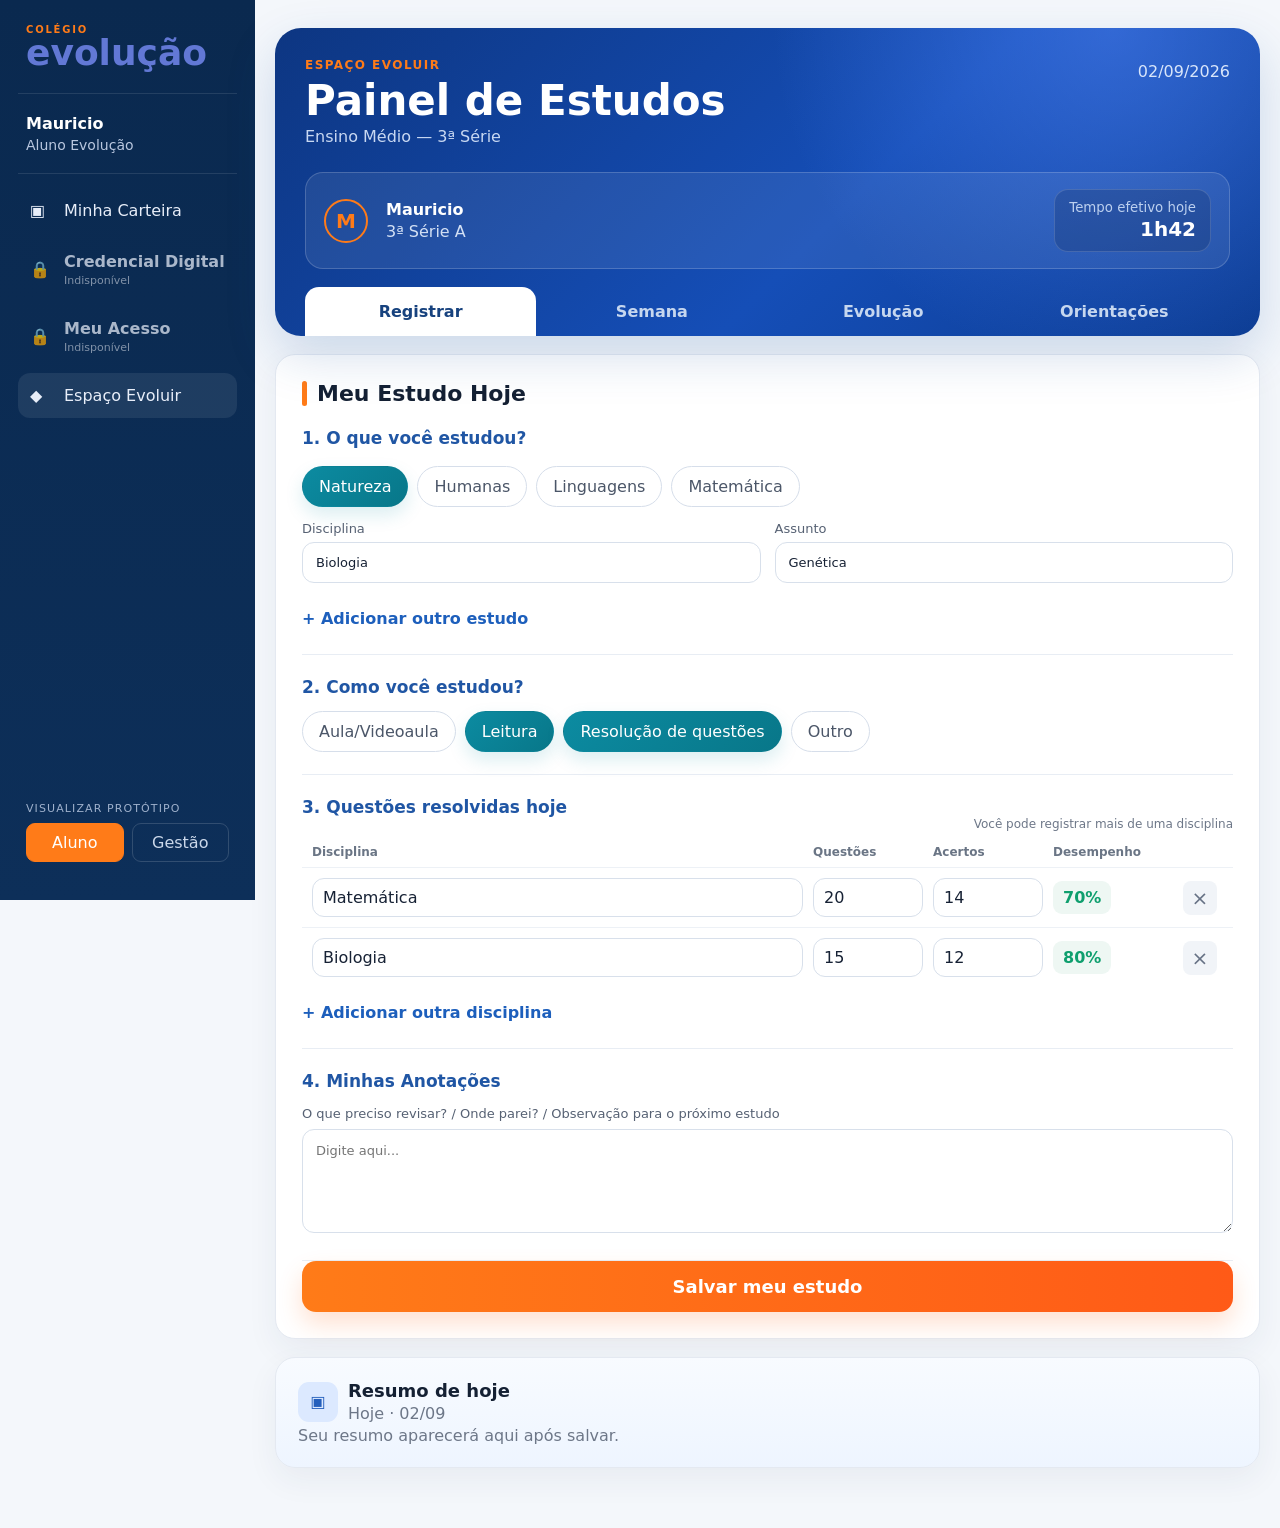
<file: estudos/index.html>
<!doctype html>
<html lang="pt-BR">
<head>
  <meta charset="utf-8" />
  <meta name="viewport" content="width=device-width, initial-scale=1" />
  <meta name="theme-color" content="#0b2c57" />
  <title>Evolução | Painel de Estudos</title>
  <link rel="stylesheet" href="./styles.css" />
</head>
<body>
  <div class="app-shell">
    <aside class="sidebar no-print">
      <div class="brand">
        <div class="brand-small">COLÉGIO</div>
        <div class="brand-name">evolução</div>
      </div>

      <div class="user-block">
        <strong>Mauricio</strong>
        <span>Aluno Evolução</span>
      </div>

      <nav class="side-nav" aria-label="Navegação principal">
        <button class="side-item" type="button"><span>▣</span><span>Minha Carteira</span></button>
        <button class="side-item disabled" type="button" disabled title="Indisponível">
          <span class="lock-accent">🔒</span><span><b>Credencial Digital</b><small>Indisponível</small></span>
        </button>
        <button class="side-item disabled" type="button" disabled title="Indisponível">
          <span class="lock-accent">🔒</span><span><b>Meu Acesso</b><small>Indisponível</small></span>
        </button>
        <button class="side-item active" type="button"><span>◆</span><span>Espaço Evoluir</span></button>
      </nav>

      <div class="view-switch">
        <span>Visualizar protótipo</span>
        <button id="studentViewBtn" class="selected" type="button">Aluno</button>
        <button id="managementViewBtn" type="button">Gestão</button>
      </div>
    </aside>

    <main class="main-content">
      <div id="app"></div>
    </main>
  </div>

  <script src="./app.js"></script>
</body>
</html>
</file>
<file: estudos/styles.css>
:root {
  font-family: Inter, ui-sans-serif, system-ui, -apple-system, BlinkMacSystemFont, "Segoe UI", sans-serif;
  color: #142033;
  background: #f4f7fb;
  font-synthesis: none;
  text-rendering: optimizeLegibility;
  --navy: #0b2c57;
  --blue: #144f9d;
  --blue-2: #2363cf;
  --teal: #0d8aa0;
  --orange: #ff7b18;
  --orange-2: #ff5a17;
  --line: #dce4ef;
  --muted: #6d7788;
  --soft: #eef4fb;
  --green: #0f9f6e;
  --danger: #c74444;
}

* { box-sizing: border-box; }
body { margin: 0; min-width: 320px; min-height: 100vh; background: #f4f7fb; }
button, input, select, textarea { font: inherit; }
button { cursor: pointer; }
button:disabled { cursor: not-allowed; }

.app-shell { min-height: 100vh; display: grid; grid-template-columns: 255px 1fr; }
.sidebar { position: sticky; top: 0; height: 100vh; padding: 24px 18px; background: linear-gradient(180deg, #0a294f 0%, #0d2f59 100%); color: #fff; display: flex; flex-direction: column; }
.brand { padding: 0 8px 22px; border-bottom: 1px solid rgba(255,255,255,.1); }
.brand-small { color: var(--orange); font-size: 10px; font-weight: 800; letter-spacing: .18em; }
.brand-name { font-size: 36px; line-height: 1; font-weight: 800; color: #6278d5; }
.user-block { padding: 20px 8px; border-bottom: 1px solid rgba(255,255,255,.1); display: grid; gap: 4px; }
.user-block span { color: #b9c7df; font-size: 14px; }
.side-nav { padding-top: 14px; display: grid; gap: 6px; }
.side-item { width: 100%; border: 0; border-radius: 12px; padding: 13px 12px; background: transparent; color: #e8eef9; display: grid; grid-template-columns: 26px 1fr; align-items: center; text-align: left; gap: 8px; }
.side-item:hover:not(:disabled), .side-item.active { background: rgba(255,255,255,.08); }
.side-item.disabled { opacity: .72; }
.side-item small { display: block; margin-top: 3px; color: #aeb9c9; font-size: 11px; }
.lock-accent { filter: saturate(1.4); color: var(--orange); }
.view-switch { margin-top: auto; padding: 14px 8px; display: grid; grid-template-columns: 1fr 1fr; gap: 8px; }
.view-switch span { grid-column: 1 / -1; color: #9fb1cc; font-size: 11px; text-transform: uppercase; letter-spacing: .1em; }
.view-switch button { border: 1px solid rgba(255,255,255,.15); background: transparent; color: #cbd8ea; border-radius: 9px; padding: 9px; }
.view-switch button.selected { background: var(--orange); border-color: var(--orange); color: #fff; }

.main-content { min-width: 0; }
.page-wrap { width: min(1180px, calc(100% - 40px)); margin: 28px auto 60px; }
.eyebrow { color: var(--orange); font-weight: 800; font-size: 12px; letter-spacing: .12em; }
.card { background: #fff; border: 1px solid #e4e9f1; border-radius: 20px; box-shadow: 0 12px 32px rgba(30, 52, 86, .06); }

.hero-card { position: relative; overflow: hidden; border-radius: 26px; padding: 30px 30px 0; color: #fff; background: radial-gradient(circle at 85% 0%, rgba(87,139,255,.46), transparent 38%), linear-gradient(135deg, #0d3682 0%, #154eb7 58%, #0d3d94 100%); box-shadow: 0 20px 50px rgba(20,79,157,.18); }
.hero-card h1 { margin: 4px 0 2px; font-size: clamp(28px, 4vw, 42px); }
.hero-card p { margin: 0; color: #c8d8f2; }
.hero-date { position: absolute; top: 34px; right: 30px; color: #d8e5fa; }
.student-strip { margin-top: 26px; border: 1px solid rgba(255,255,255,.18); background: rgba(255,255,255,.08); border-radius: 18px; padding: 16px 18px; display: grid; grid-template-columns: 48px 1fr auto; align-items: center; gap: 14px; }
.avatar { width: 44px; height: 44px; border: 2px solid var(--orange); color: var(--orange); border-radius: 50%; display: grid; place-items: center; font-weight: 800; font-size: 20px; }
.student-strip strong, .student-strip span { display: block; }
.student-strip span { color: #d3e0f4; margin-top: 3px; }
.session-pill { min-width: 150px; border: 1px solid rgba(255,255,255,.15); background: rgba(5,25,65,.2); border-radius: 14px; padding: 10px 14px; text-align: right; }
.session-pill small { display: block; color: #bcd0ef; margin-bottom: 2px; }
.session-pill b { font-size: 20px; }
.top-tabs { display: grid; grid-template-columns: repeat(4, 1fr); margin-top: 18px; }
.top-tabs button { border: 0; background: transparent; color: #c6d7ef; padding: 15px; font-weight: 700; border-radius: 14px 14px 0 0; }
.top-tabs button.active { background: #fff; color: #17427e; }

.form-card { margin-top: 18px; padding: 26px; }
.section-heading { display: flex; align-items: center; gap: 10px; }
.section-heading h2 { margin: 0; font-size: 22px; }
.accent-line { width: 5px; height: 25px; border-radius: 99px; background: var(--orange); }
.form-section { padding: 22px 0; border-bottom: 1px solid #e8edf4; }
.form-section:last-of-type { border-bottom: 0; }
.form-section h3 { margin: 0 0 14px; color: #2056a4; font-size: 17px; }
.study-block { padding: 4px 0 10px; }
.study-block + .study-block { border-top: 1px dashed #dbe3ee; padding-top: 16px; margin-top: 8px; }
.mini-label { font-size: 12px; color: var(--muted); font-weight: 700; text-transform: uppercase; margin-bottom: 10px; }
.area-pills, .method-pills { display: flex; flex-wrap: wrap; gap: 9px; }
.pill { border: 1px solid #d6deea; color: #4b5668; background: #fff; border-radius: 999px; padding: 10px 16px; transition: .16s ease; }
.pill:hover { border-color: #8fb1e9; }
.pill.selected { background: linear-gradient(135deg, #0c8ba1, #087789); border-color: transparent; color: #fff; box-shadow: 0 8px 18px rgba(13,138,160,.15); }
.two-col { display: grid; grid-template-columns: 1fr 1fr; gap: 14px; margin-top: 14px; }
label { color: #566173; font-size: 13px; }
input, select, textarea { width: 100%; border: 1px solid #d8e0eb; border-radius: 12px; background: #fff; padding: 12px 13px; color: #172235; outline: none; transition: .15s ease; }
label input, label select, label textarea { margin-top: 6px; }
input:focus, select:focus, textarea:focus { border-color: #7ba5e7; box-shadow: 0 0 0 3px rgba(35,99,207,.08); }
textarea { resize: vertical; min-height: 104px; }
.full-input { margin-top: 12px; }
.link-action { margin-top: 12px; border: 0; background: transparent; color: #1d5fbc; font-weight: 700; padding: 4px 0; }
.link-action:disabled { color: #9da8b7; }
.text-danger { border: 0; background: transparent; color: var(--danger); padding: 4px 0; font-size: 12px; }
.section-row { display: flex; justify-content: space-between; gap: 12px; align-items: end; }
.section-row span { color: var(--muted); font-size: 12px; }
.question-table { display: grid; grid-template-columns: minmax(170px, 1.5fr) 110px 110px 120px 40px; gap: 10px; align-items: center; }
.desktop-question-head { margin-top: 6px; padding: 8px 10px; color: #6a7585; font-size: 12px; font-weight: 700; }
.question-row { padding: 10px; border-top: 1px solid #edf1f6; }
.question-row input { padding: 9px 10px; }
.score-badge { justify-self: start; min-width: 56px; padding: 7px 10px; border-radius: 9px; background: #eef7f3; color: var(--green); text-align: center; }
.icon-btn { width: 34px; height: 34px; border: 0; border-radius: 8px; background: #f1f4f8; color: #677285; font-size: 20px; }
.notes-label { display: block; line-height: 1.4; }
.primary-btn { width: 100%; border: 0; border-radius: 14px; padding: 15px 18px; background: linear-gradient(90deg, var(--orange), var(--orange-2)); color: #fff; font-weight: 800; font-size: 18px; box-shadow: 0 12px 24px rgba(255,107,23,.2); }
.success-toast { margin: 12px auto 0; width: max-content; max-width: 100%; background: #e8f8f1; color: #10845e; border: 1px solid #bfead8; border-radius: 999px; padding: 8px 14px; font-weight: 700; }
.summary-card { margin-top: 18px; padding: 22px; background: linear-gradient(180deg, #f8fbff 0%, #eef5ff 100%); }
.summary-icon { width: 40px; height: 40px; border-radius: 11px; display: grid; place-items: center; background: #dce9ff; color: #245fbc; }
.summary-card h2 { font-size: 18px; }
.summary-card p { margin: 3px 0 0; color: var(--muted); }
.summary-list { margin-top: 16px; display: grid; gap: 8px; color: #39465a; }
.muted { color: var(--muted); }

.management-header { display: flex; align-items: end; justify-content: space-between; gap: 22px; margin-bottom: 18px; }
.management-header h1 { margin: 4px 0 5px; font-size: 36px; color: #102440; }
.management-header p { margin: 0; color: var(--muted); }
.management-actions { display: flex; gap: 10px; align-items: center; }
.date-chip { border: 1px solid #d8e0eb; background: #fff; border-radius: 12px; padding: 11px 13px; color: #4e596a; }
.pdf-btn { border: 0; border-radius: 12px; padding: 11px 15px; background: var(--orange); color: #fff; font-weight: 800; }
.pdf-btn.secondary { background: #edf4ff; color: #245dac; }
.management-tabs { display: flex; gap: 8px; margin-bottom: 18px; }
.management-tabs button { border: 1px solid #dce3ee; background: #fff; color: #5b6678; border-radius: 11px; padding: 10px 16px; font-weight: 700; }
.management-tabs button.active { background: #194f9d; border-color: #194f9d; color: #fff; }
.kpi-grid { display: grid; grid-template-columns: repeat(4, 1fr); gap: 14px; margin-bottom: 16px; }
.kpi { background: #fff; border: 1px solid #e2e8f0; border-radius: 17px; padding: 18px; box-shadow: 0 10px 25px rgba(30,52,86,.05); }
.kpi span, .kpi small { display: block; color: var(--muted); }
.kpi strong { display: block; font-size: 34px; color: #174b93; margin: 5px 0; }
.kpi.warning { border-color: #ffd8be; background: #fffaf6; }
.kpi.warning strong { color: #d96b19; }
.filters-card { padding: 16px; display: grid; grid-template-columns: 150px 160px 190px 150px 1fr; gap: 12px; margin-bottom: 16px; }
.filters-card label { font-weight: 700; color: #657083; }
.report-card { padding: 20px; margin-bottom: 16px; }
.report-title-row { display: flex; align-items: center; justify-content: space-between; gap: 16px; margin-bottom: 14px; }
.report-title-row h2 { margin: 0; color: #18345b; }
.report-title-row p { margin: 3px 0 0; color: var(--muted); }
.management-table-wrap { overflow-x: auto; border: 1px solid #e5eaf1; border-radius: 14px; }
.management-table { width: 100%; border-collapse: collapse; min-width: 900px; background: #fff; }
.management-table th { text-align: left; padding: 12px 14px; background: #f5f8fc; color: #687487; font-size: 12px; }
.management-table td { padding: 13px 14px; border-top: 1px solid #edf1f5; color: #354257; font-size: 13px; }
.management-table tbody tr { transition: .12s ease; }
.management-table tbody tr:hover { background: #f7fbff; }
.management-table tbody tr.attention-row { background: #fff9f5; }
.student-link { border: 0; background: transparent; padding: 0; color: #1559ad; font-weight: 800; }
.status { display: inline-flex; align-items: center; border-radius: 999px; padding: 5px 8px; background: #f0f2f5; color: #6b7585; font-size: 11px; font-weight: 800; }
.status.yes { background: #e8f8f0; color: #11865f; }
.status.no { background: #fff0ed; color: #c24c3d; }
.alert-card { padding: 18px 20px; }
.alert-card > div:first-child { display: flex; gap: 12px; align-items: center; }
.alert-icon { width: 34px; height: 34px; border-radius: 50%; display: grid; place-items: center; background: #fff0e4; color: #d86a15; font-weight: 900; }
.alert-card h3 { margin: 0; color: #603912; }
.alert-card p { margin: 4px 0 0; color: #8a6b4d; }
.alert-names { display: flex; gap: 8px; flex-wrap: wrap; margin-top: 14px; }
.alert-names span { background: #fff4eb; color: #9b581f; padding: 7px 10px; border-radius: 999px; font-size: 12px; font-weight: 700; }
.center-cell { text-align: center; }

.modal-backdrop { position: fixed; inset: 0; background: rgba(7,21,44,.52); display: grid; place-items: center; padding: 20px; z-index: 30; }
.student-modal { width: min(620px, 100%); max-height: 90vh; overflow: auto; background: #fff; border-radius: 22px; padding: 22px; box-shadow: 0 30px 80px rgba(0,0,0,.25); }
.modal-header { display: flex; justify-content: space-between; gap: 12px; }
.modal-header h2 { margin: 4px 0 2px; }
.modal-header p { margin: 0; color: var(--muted); }
.modal-header > button { border: 0; background: #f0f3f7; width: 38px; height: 38px; border-radius: 10px; font-size: 22px; }
.detail-kpis { display: grid; grid-template-columns: 1fr 1fr; gap: 10px; margin: 18px 0; }
.detail-kpis > div { background: #f5f8fc; border-radius: 13px; padding: 14px; }
.detail-kpis span, .detail-kpis strong { display: block; }
.detail-kpis span { color: var(--muted); font-size: 12px; }
.detail-kpis strong { margin-top: 4px; color: #173f79; }
.student-detail-content h3 { margin: 18px 0 6px; color: #1c4f93; font-size: 15px; }
.student-detail-content p { margin: 5px 0; color: #485569; }
.notes-box { padding: 14px; background: #fffaf6; border: 1px solid #ffe1c8; border-radius: 12px; color: #5f4b39; margin-bottom: 18px; }
.empty-state { padding: 28px 12px; text-align: center; color: var(--muted); }
.print-only { display: none; }

@media (max-width: 980px) {
  .app-shell { grid-template-columns: 1fr; }
  .sidebar { position: static; height: auto; padding: 14px 16px; flex-direction: row; align-items: center; gap: 10px; overflow-x: auto; }
  .brand { border: 0; padding: 0 14px 0 0; min-width: max-content; }
  .brand-small { display: none; }
  .brand-name { font-size: 26px; }
  .user-block { display: none; }
  .side-nav { padding: 0; display: flex; gap: 4px; min-width: max-content; }
  .side-item { width: auto; padding: 9px 10px; grid-template-columns: auto 1fr; }
  .side-item small { display: none; }
  .view-switch { margin: 0 0 0 auto; padding: 0; display: flex; min-width: max-content; }
  .view-switch span { display: none; }
  .page-wrap { width: min(100% - 24px, 900px); margin-top: 16px; }
  .kpi-grid { grid-template-columns: 1fr 1fr; }
  .filters-card { grid-template-columns: repeat(2, 1fr); }
  .search-field { grid-column: 1 / -1; }
}

@media (max-width: 680px) {
  .sidebar { gap: 4px; }
  .side-nav .disabled { display: none; }
  .side-item { font-size: 12px; }
  .view-switch button { padding: 7px 9px; font-size: 12px; }
  .page-wrap { width: min(100% - 16px, 620px); margin-bottom: 30px; }
  .hero-card { padding: 20px 16px 0; border-radius: 18px; }
  .hero-date { position: static; margin-top: 6px; font-size: 12px; }
  .student-strip { grid-template-columns: 42px 1fr; padding: 12px; }
  .session-pill { grid-column: 1 / -1; text-align: left; min-width: 0; display: flex; align-items: center; justify-content: space-between; }
  .top-tabs { overflow-x: auto; grid-template-columns: repeat(4, minmax(95px, 1fr)); }
  .top-tabs button { padding: 12px 8px; font-size: 12px; }
  .form-card { padding: 18px 14px; border-radius: 16px; }
  .two-col { grid-template-columns: 1fr; }
  .section-row { align-items: start; flex-direction: column; }
  .desktop-question-head { display: none; }
  .question-row { grid-template-columns: 1fr 80px 80px; position: relative; padding-right: 42px; }
  .question-row input:nth-child(1) { grid-column: 1 / -1; }
  .question-row .score-badge { justify-self: stretch; }
  .question-row .icon-btn { position: absolute; right: 0; bottom: 12px; }
  .management-header { align-items: start; flex-direction: column; }
  .management-header h1 { font-size: 28px; }
  .management-actions { width: 100%; justify-content: space-between; }
  .kpi-grid { grid-template-columns: 1fr; }
  .filters-card { grid-template-columns: 1fr; }
  .search-field { grid-column: auto; }
  .detail-kpis { grid-template-columns: 1fr; }
}

@media print {
  body { background: #fff; }
  .app-shell { display: block; }
  .no-print, .sidebar, .modal-backdrop { display: none !important; }
  .print-only { display: inline; }
  .page-wrap { width: 100%; margin: 0; }
  .management-page { color: #000; }
  .management-header { margin-bottom: 14px; }
  .management-header h1 { font-size: 24px; }
  .kpi-grid { grid-template-columns: repeat(4, 1fr); gap: 8px; }
  .kpi, .card { box-shadow: none; break-inside: avoid; }
  .report-card { padding: 10px; }
  .management-table-wrap { overflow: visible; }
  .management-table { min-width: 0; font-size: 9px; }
  .management-table th, .management-table td { padding: 6px; }
  .alert-card { margin-top: 10px; }
  @page { size: A4 landscape; margin: 12mm; }
}
</file>
